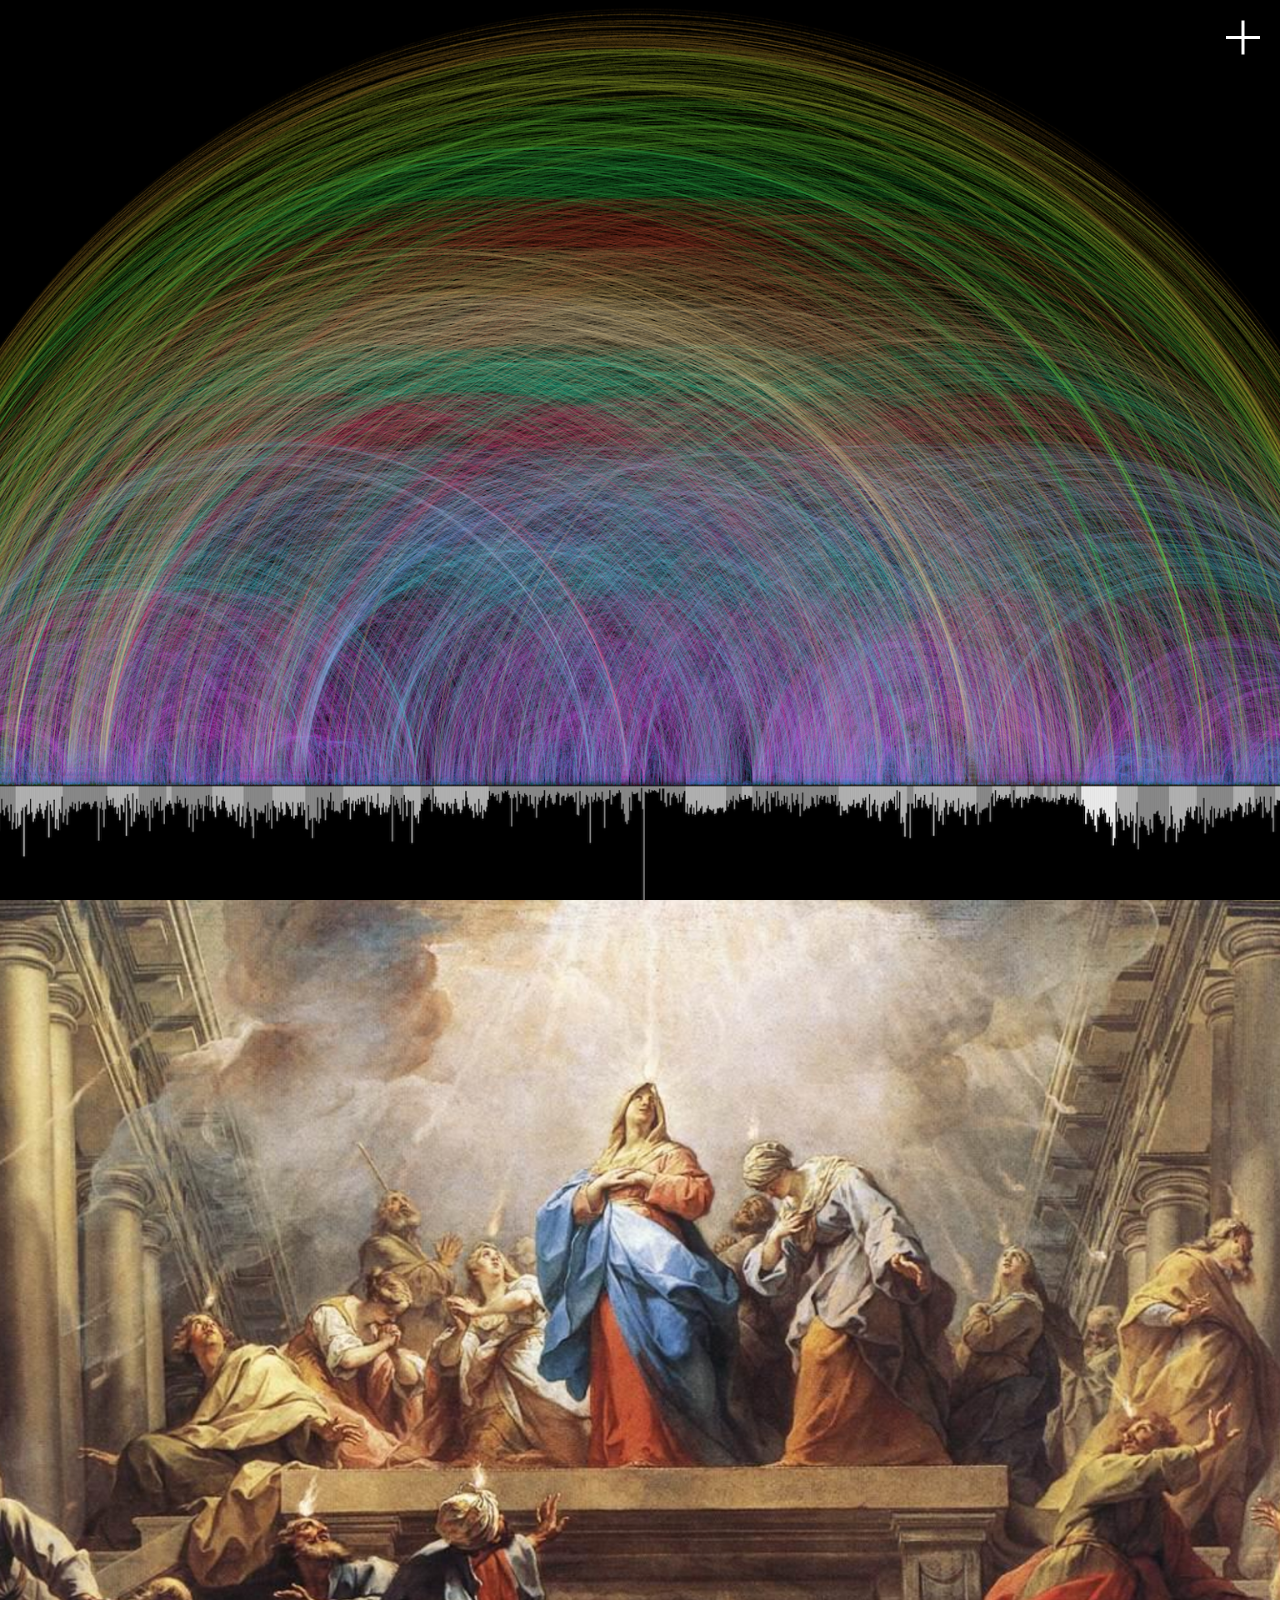
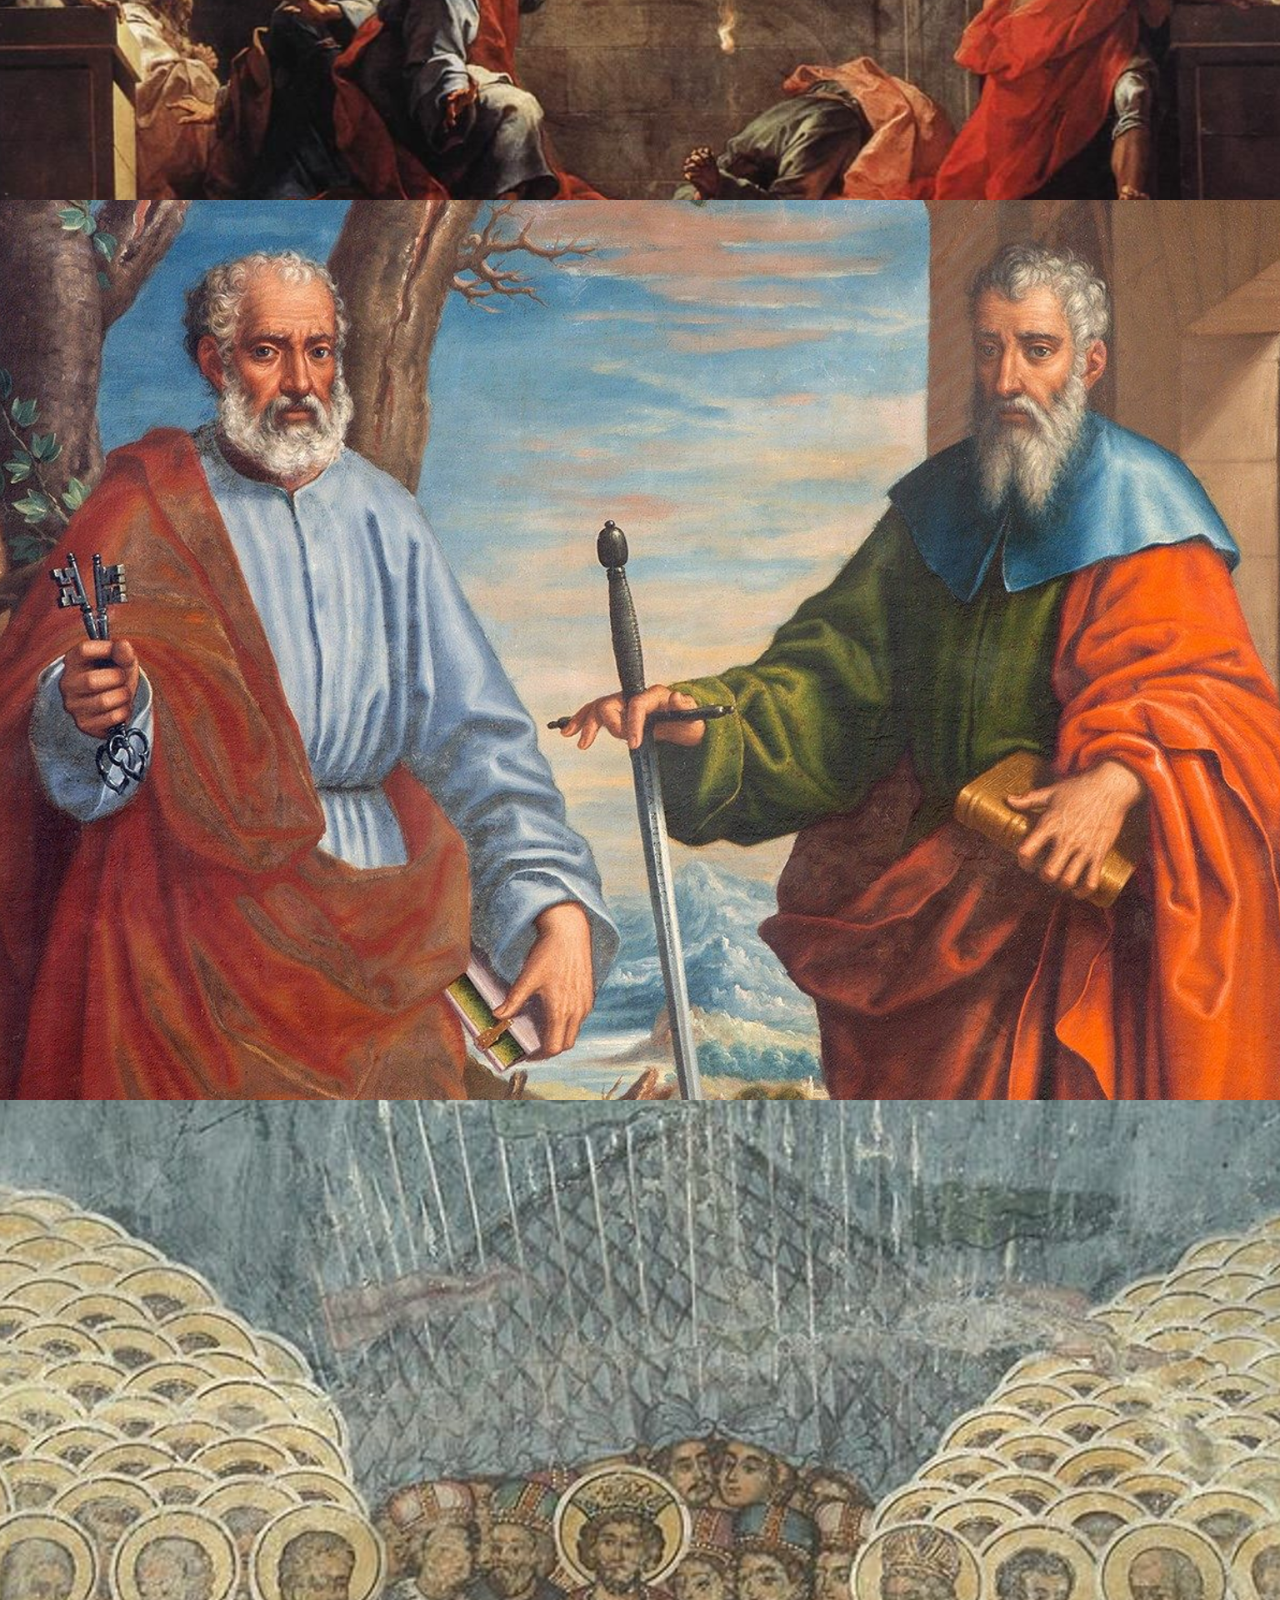
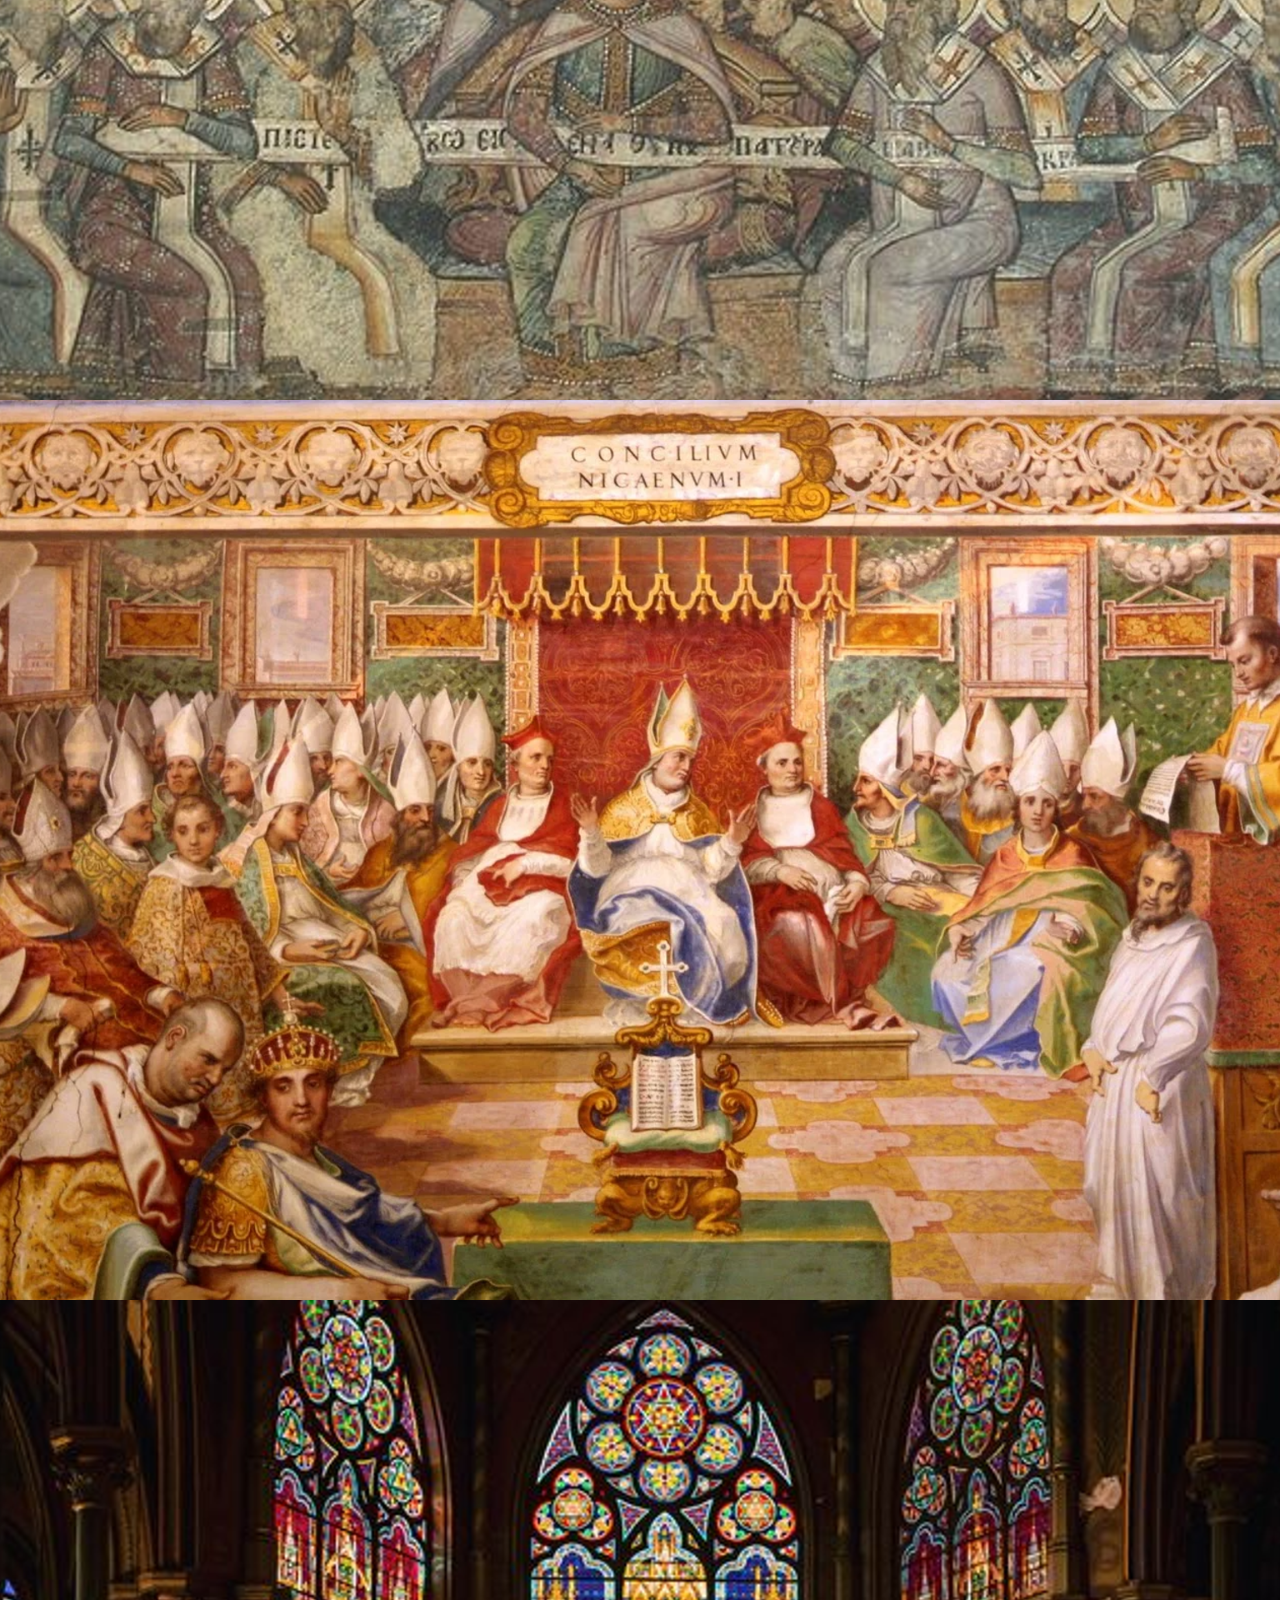
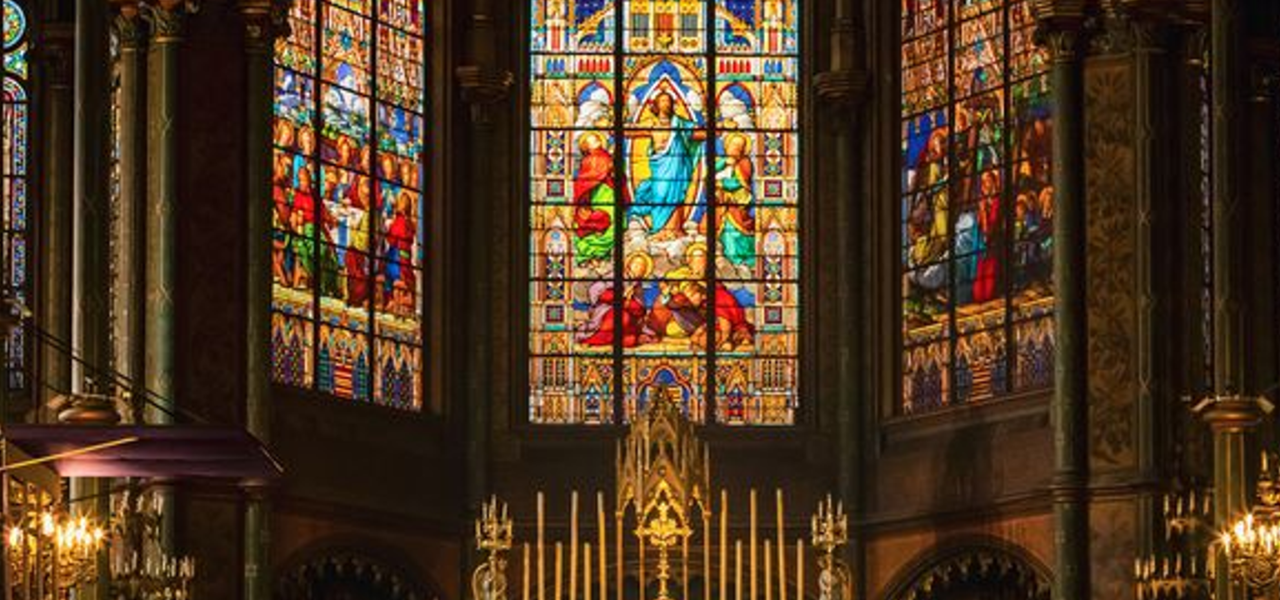
<file: blogs.html>
<!DOCTYPE html>
<html lang="en">
<head>
  <meta charset="UTF-8" />
  <meta name="viewport" content="width=device-width, initial-scale=1.0"/>
  <title>Genesis - Blogs</title>
  <link rel="stylesheet" href="style.css" />
</head>
<body>

  <!-- Navigation Icon -->
  <nav class="navbar">
    <div class="menu-icon" id="menuIcon"><span></span><span></span></div>
    <div class="dropdown-menu" id="dropdownMenu">
      <a href="index.html#home1">Home</a>
      <a href="blogs.html">Blogs</a>
      <a href="hymns.html">Hymns</a>
      <a href="index.html#about">About</a>
    </div>
  </nav>

  <!-- Chapter Sections -->
  <section class="hero hero2" id="home2">
    <h1 class="scroll-fade"><a href="blogs/first_blog.html">Chapter 1 : Multiple Timelines, Books & People, But One Storyline</a></h1>
    <!-- <p class="scroll-fade">All the books compiled in the Bible are from different time periods written by different authors but how come there are references interconnected all over the Bible? The answer stays simple, it’s through the inspiration of the Holy Spirit, who worked through these authors.</p> -->
  </section>

  <section class="hero hero3" id="home3">
    <h1 class="scroll-fade"><a href="blogs/second_blog.html">Chapter 2 : From A Humble Jewish Girl to The Mother of Christ and Church</a></h1>
    <!-- <p class="scroll-fade">The first person who played an important role in the early church is Mother Mary. To be frank, whom do you think spent the most time with Jesus? Was it the Disciples, St. Joseph, or the Pharisees? No, it was Mother Mary who was at the birth, death, resurrection and descent of the Holy Spirit.</p> -->
  </section>

  <section class="hero hero4" id="home4">
    <h1 class="scroll-fade"><a href="blogs/third_blog.html">Chapter 3 : A Fisherman and A Pharisee - The Two Pillars of Church</a></h1>
    <!-- <p class="scroll-fade">What more proof do we need than this, for understanding that it's not man's status but God's calling.</p> -->
  </section>

  <section class="hero hero5" id="home5">
    <h1 class="scroll-fade"><a href="blogs/pre_nicene.html">Chapter 4 : The Pre-Nicene Era</a></h1>
    <!-- <p class="scroll-fade">What happened in the time period between the Council of Jerusalem in 50 A.D. (approx) to the Council of Nicaea in 325 A.D.?</p> -->
  </section>

  <section class="hero hero6" id="home6">
    <h1 class="scroll-fade"><a href="blogs/first_ecu.html">Chapter 5 : The Ecumenical Councils (Part 1) - Patience, Trust, and Truth</a></h1>
    <!-- <p class="scroll-fade">How did the early church come to define the Trinity and the Incarnation — and why did settling those questions take centuries rather than years?</p> -->
  </section>

  <section class="hero hero7" id="home7">
    <h1 class="scroll-fade"><a href="blogs/second_ecu.html">Chapter 6 : The Ecumenical Councils (Part 2) - Clarifying the Mystery</a></h1>
    <!-- <p class="scroll-fade">Councils 8 to 14 - how seven more councils worked out the full implications of Christ's two natures in one person.</p> -->
  </section>

  <script src="script.js"></script>
</body>
</html>
</file>
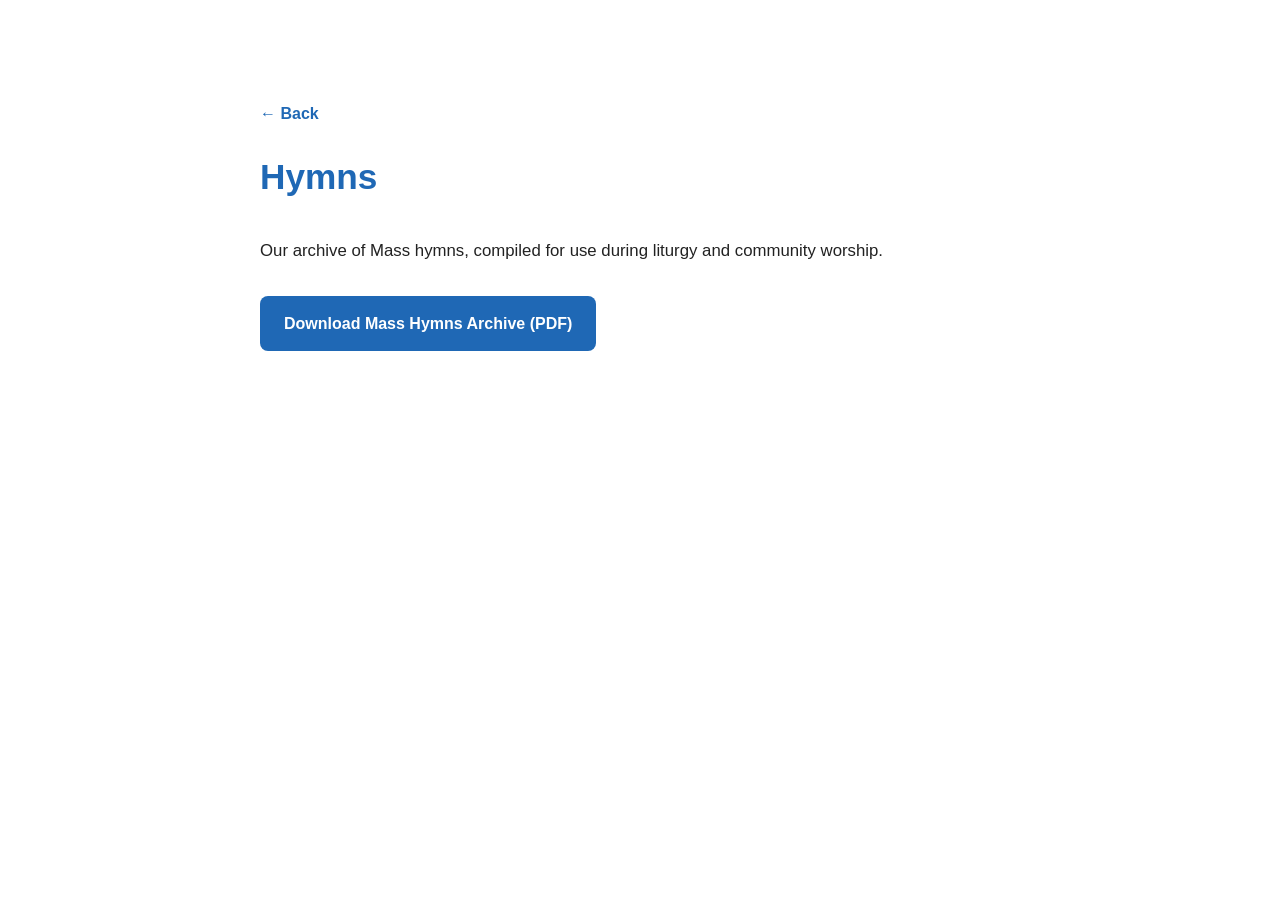
<file: hymns.html>
<!DOCTYPE html>
<html lang="en">
<head>
  <meta charset="UTF-8" />
  <meta name="viewport" content="width=device-width, initial-scale=1.0"/>
  <title>Genesis - Hymns</title>
  <link rel="stylesheet" href="style.css" />
</head>
<body>

  <!-- Navigation Icon -->
  <nav class="navbar">
    <div class="menu-icon" id="menuIcon"><span></span><span></span></div>
    <div class="dropdown-menu" id="dropdownMenu">
      <a href="index.html#home1">Home</a>
      <a href="blogs.html">Blogs</a>
      <a href="hymns.html">Hymns</a>
      <a href="index.html#about">About</a>
    </div>
  </nav>

  <section class="blog-page">
    <a href="index.html#home1" class="back-link">&larr; Back</a>
    <h1>Hymns</h1>
    <p>Our archive of Mass hymns, compiled for use during liturgy and community worship.</p>
    <a href="hymns/mass_hymns_archive.pdf" download class="download-button">Download Mass Hymns Archive (PDF)</a>
  </section>

  <script src="script.js"></script>
</body>
</html>
</file>
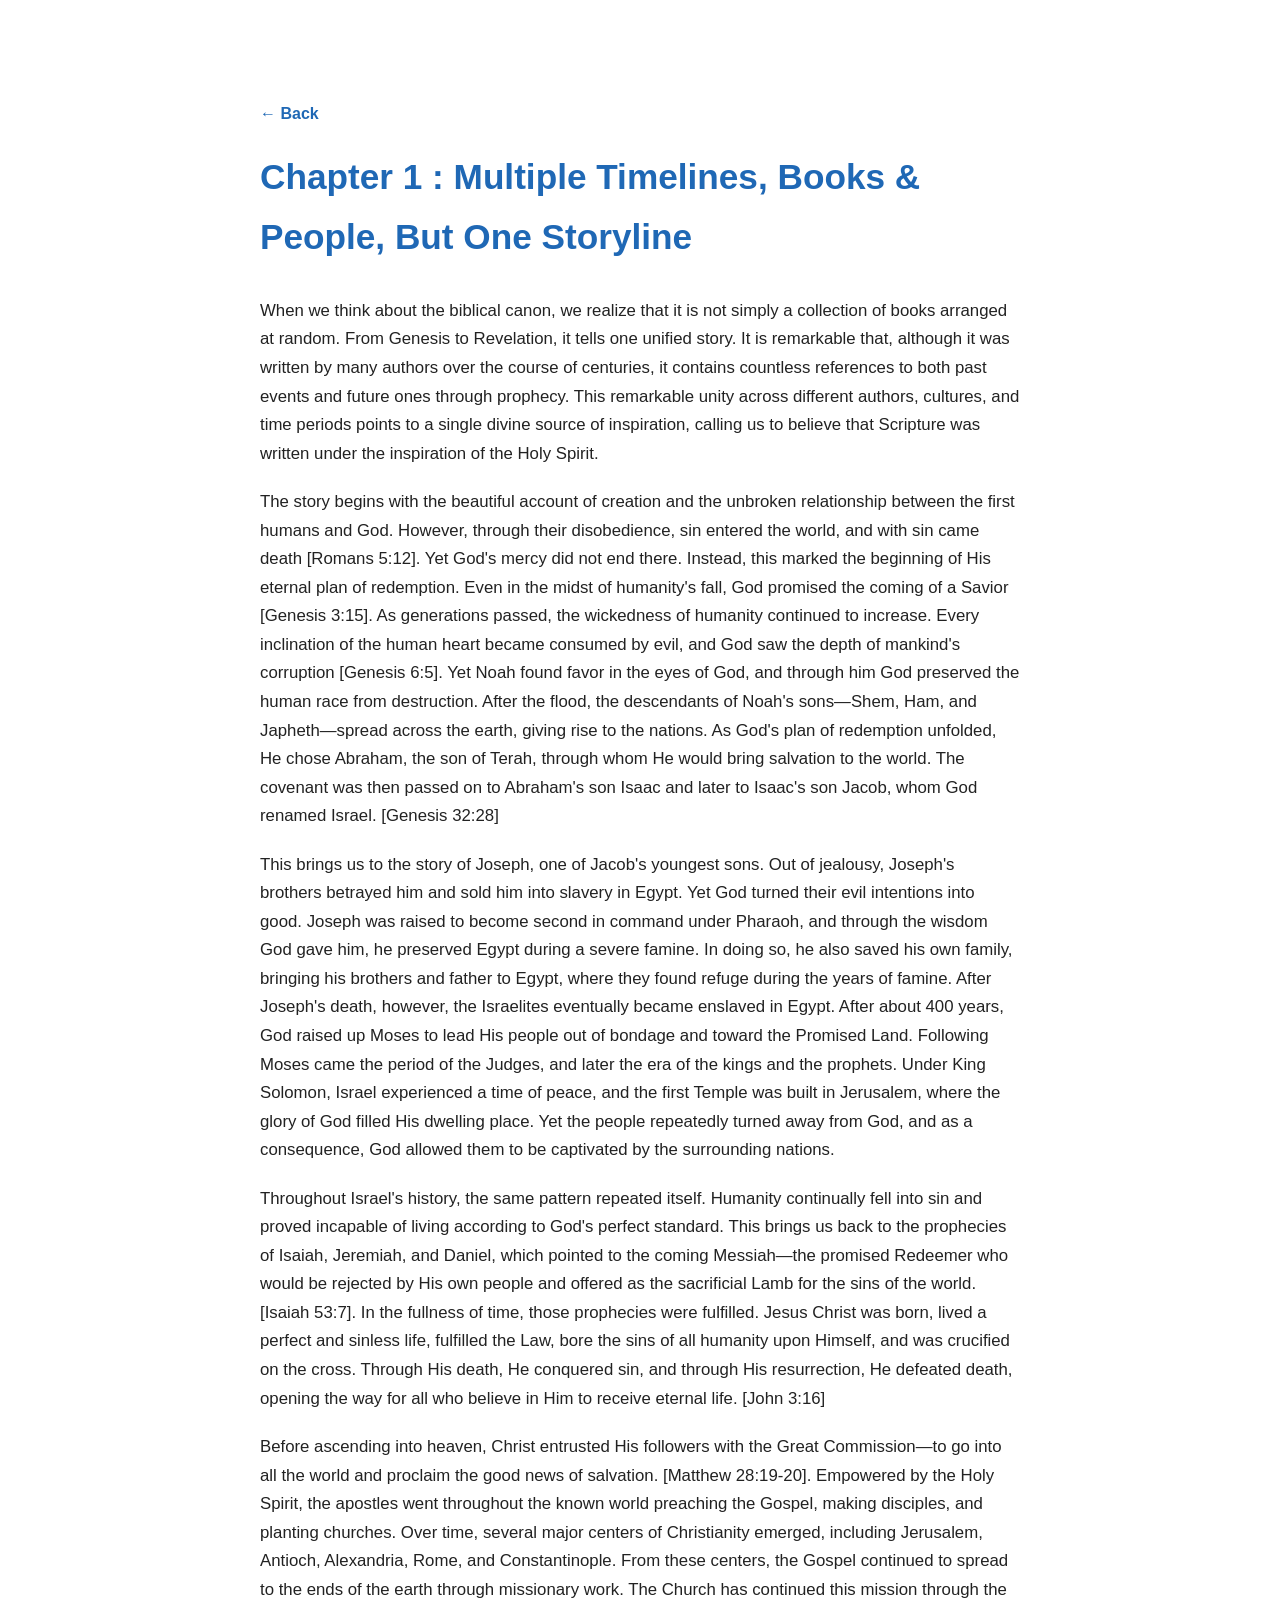
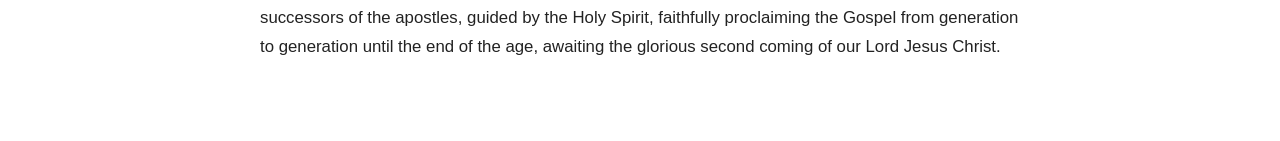
<file: blogs/first_blog.html>
<!DOCTYPE html>
<html lang="en">
<head>
  <meta charset="UTF-8" />
  <meta name="viewport" content="width=device-width, initial-scale=1.0"/>
  <title>Chapter 1 : Multiple Timelines, Books & People, But One Storyline</title>
  <link rel="stylesheet" href="../style.css" />
</head>
<body>

  <section class="blog-page chapter1">
    <a href="../blogs.html#home2" class="back-link">&larr; Back</a>
    <h1>Chapter 1 : Multiple Timelines, Books & People, But One Storyline</h1>

    <p>When we think about the biblical canon, we realize that it is not simply a collection of books arranged at random. From Genesis to Revelation, it tells one unified story. It is remarkable that, although it was written by many authors over the course of centuries, it contains countless references to both past events and future ones through prophecy. This remarkable unity across different authors, cultures, and time periods points to a single divine source of inspiration, calling us to believe that Scripture was written under the inspiration of the Holy Spirit.</p>

    <p>The story begins with the beautiful account of creation and the unbroken relationship between the first humans and God. However, through their disobedience, sin entered the world, and with sin came death [Romans 5:12]. Yet God's mercy did not end there. Instead, this marked the beginning of His eternal plan of redemption. Even in the midst of humanity's fall, God promised the coming of a Savior [Genesis 3:15]. As generations passed, the wickedness of humanity continued to increase. Every inclination of the human heart became consumed by evil, and God saw the depth of mankind's corruption [Genesis 6:5]. Yet Noah found favor in the eyes of God, and through him God preserved the human race from destruction. After the flood, the descendants of Noah's sons—Shem, Ham, and Japheth—spread across the earth, giving rise to the nations. As God's plan of redemption unfolded, He chose Abraham, the son of Terah, through whom He would bring salvation to the world. The covenant was then passed on to Abraham's son Isaac and later to Isaac's son Jacob, whom God renamed Israel. [Genesis 32:28]</p>

    <p>This brings us to the story of Joseph, one of Jacob's youngest sons. Out of jealousy, Joseph's brothers betrayed him and sold him into slavery in Egypt. Yet God turned their evil intentions into good. Joseph was raised to become second in command under Pharaoh, and through the wisdom God gave him, he preserved Egypt during a severe famine. In doing so, he also saved his own family, bringing his brothers and father to Egypt, where they found refuge during the years of famine. After Joseph's death, however, the Israelites eventually became enslaved in Egypt. After about 400 years, God raised up Moses to lead His people out of bondage and toward the Promised Land. Following Moses came the period of the Judges, and later the era of the kings and the prophets. Under King Solomon, Israel experienced a time of peace, and the first Temple was built in Jerusalem, where the glory of God filled His dwelling place. Yet the people repeatedly turned away from God, and as a consequence, God allowed them to be captivated by the surrounding nations.</p>

    <p>Throughout Israel's history, the same pattern repeated itself. Humanity continually fell into sin and proved incapable of living according to God's perfect standard. This brings us back to the prophecies of Isaiah, Jeremiah, and Daniel, which pointed to the coming Messiah—the promised Redeemer who would be rejected by His own people and offered as the sacrificial Lamb for the sins of the world. [Isaiah 53:7]. In the fullness of time, those prophecies were fulfilled. Jesus Christ was born, lived a perfect and sinless life, fulfilled the Law, bore the sins of all humanity upon Himself, and was crucified on the cross. Through His death, He conquered sin, and through His resurrection, He defeated death, opening the way for all who believe in Him to receive eternal life. [John 3:16]</p>

    <p>Before ascending into heaven, Christ entrusted His followers with the Great Commission—to go into all the world and proclaim the good news of salvation. [Matthew 28:19-20]. Empowered by the Holy Spirit, the apostles went throughout the known world preaching the Gospel, making disciples, and planting churches. Over time, several major centers of Christianity emerged, including Jerusalem, Antioch, Alexandria, Rome, and Constantinople. From these centers, the Gospel continued to spread to the ends of the earth through missionary work. The Church has continued this mission through the successors of the apostles, guided by the Holy Spirit, faithfully proclaiming the Gospel from generation to generation until the end of the age, awaiting the glorious second coming of our Lord Jesus Christ.</p>
  </section>

</body>
</html>
</file>
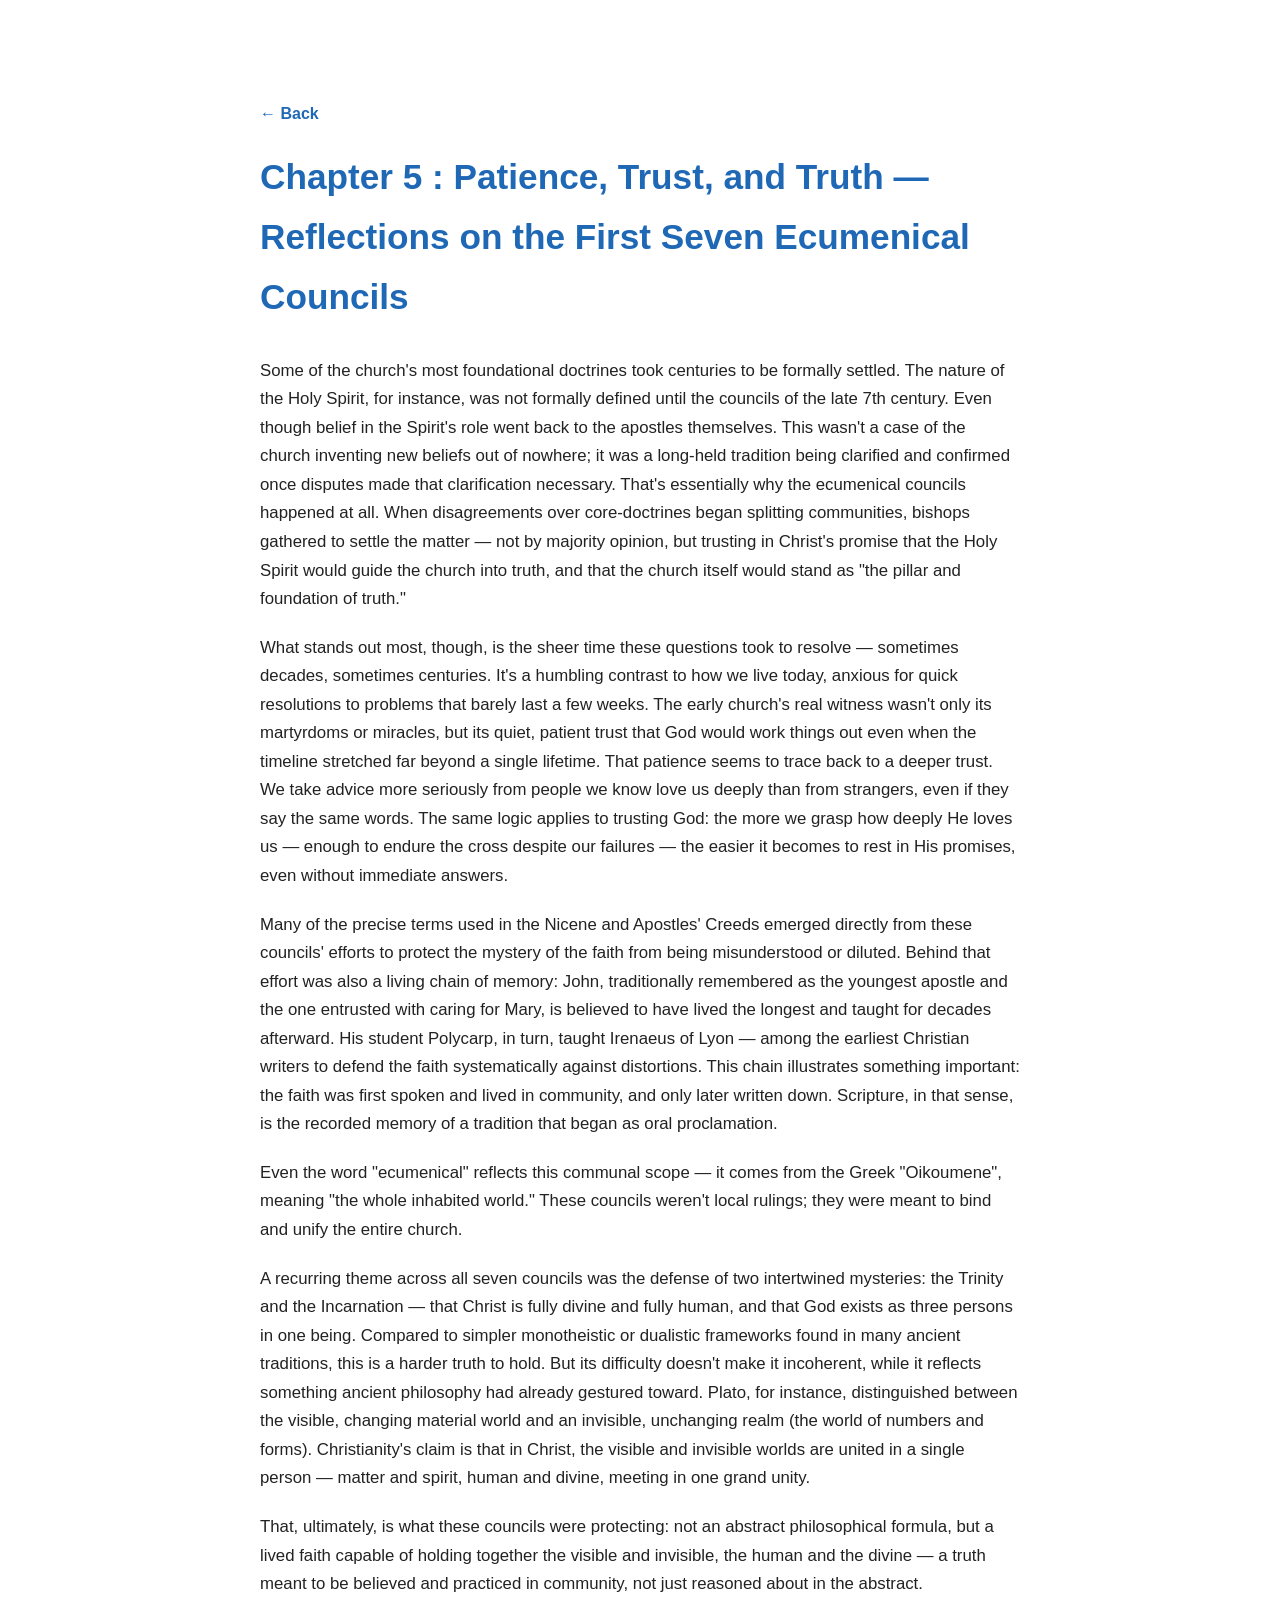
<file: blogs/first_ecu.html>
<!DOCTYPE html>
<html lang="en">
<head>
  <meta charset="UTF-8" />
  <meta name="viewport" content="width=device-width, initial-scale=1.0"/>
  <title>Chapter 5 : Patience, Trust, and Truth</title>
  <link rel="stylesheet" href="../style.css" />
</head>
<body>

  <section class="blog-page chapter5">
    <a href="../blogs.html#home6" class="back-link">&larr; Back</a>
    <h1>Chapter 5 : Patience, Trust, and Truth — Reflections on the First Seven Ecumenical Councils</h1>

    <p>Some of the church's most foundational doctrines took centuries to be formally settled. The nature of the Holy Spirit, for instance, was not formally defined until the councils of the late 7th century. Even though belief in the Spirit's role went back to the apostles themselves. This wasn't a case of the church inventing new beliefs out of nowhere; it was a long-held tradition being clarified and confirmed once disputes made that clarification necessary. That's essentially why the ecumenical councils happened at all. When disagreements over core-doctrines began splitting communities, bishops gathered to settle the matter — not by majority opinion, but trusting in Christ's promise that the Holy Spirit would guide the church into truth, and that the church itself would stand as "the pillar and foundation of truth."</p>

    <p>What stands out most, though, is the sheer time these questions took to resolve — sometimes decades, sometimes centuries. It's a humbling contrast to how we live today, anxious for quick resolutions to problems that barely last a few weeks. The early church's real witness wasn't only its martyrdoms or miracles, but its quiet, patient trust that God would work things out even when the timeline stretched far beyond a single lifetime. That patience seems to trace back to a deeper trust. We take advice more seriously from people we know love us deeply than from strangers, even if they say the same words. The same logic applies to trusting God: the more we grasp how deeply He loves us — enough to endure the cross despite our failures — the easier it becomes to rest in His promises, even without immediate answers.</p>

    <p>Many of the precise terms used in the Nicene and Apostles' Creeds emerged directly from these councils' efforts to protect the mystery of the faith from being misunderstood or diluted. Behind that effort was also a living chain of memory: John, traditionally remembered as the youngest apostle and the one entrusted with caring for Mary, is believed to have lived the longest and taught for decades afterward. His student Polycarp, in turn, taught Irenaeus of Lyon — among the earliest Christian writers to defend the faith systematically against distortions. This chain illustrates something important: the faith was first spoken and lived in community, and only later written down. Scripture, in that sense, is the recorded memory of a tradition that began as oral proclamation.</p>

    <p>Even the word "ecumenical" reflects this communal scope — it comes from the Greek "Oikoumene", meaning "the whole inhabited world." These councils weren't local rulings; they were meant to bind and unify the entire church.</p>

    <p>A recurring theme across all seven councils was the defense of two intertwined mysteries: the Trinity and the Incarnation — that Christ is fully divine and fully human, and that God exists as three persons in one being. Compared to simpler monotheistic or dualistic frameworks found in many ancient traditions, this is a harder truth to hold. But its difficulty doesn't make it incoherent, while it reflects something ancient philosophy had already gestured toward. Plato, for instance, distinguished between the visible, changing material world and an invisible, unchanging realm (the world of numbers and forms). Christianity's claim is that in Christ, the visible and invisible worlds are united in a single person — matter and spirit, human and divine, meeting in one grand unity.</p>

    <p>That, ultimately, is what these councils were protecting: not an abstract philosophical formula, but a lived faith capable of holding together the visible and invisible, the human and the divine — a truth meant to be believed and practiced in community, not just reasoned about in the abstract.</p>
  </section>

</body>
</html>
</file>
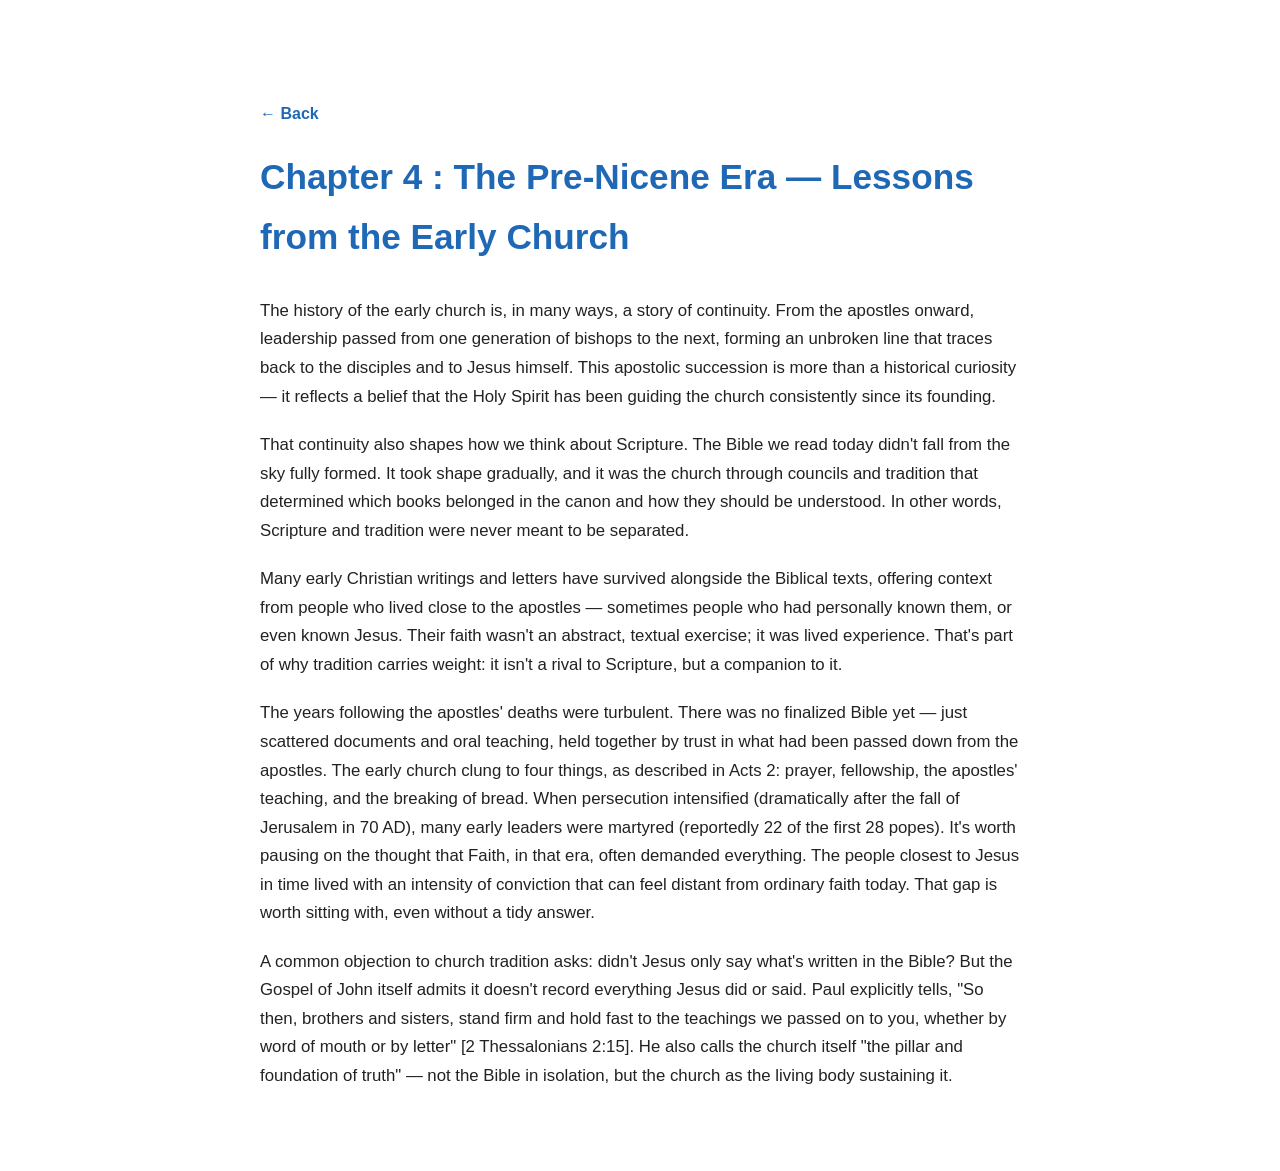
<file: blogs/pre_nicene.html>
<!DOCTYPE html>
<html lang="en">
<head>
  <meta charset="UTF-8" />
  <meta name="viewport" content="width=device-width, initial-scale=1.0"/>
  <title>Chapter 4 : The Pre-Nicene Era</title>
  <link rel="stylesheet" href="../style.css" />
</head>
<body>

  <section class="blog-page chapter4">
    <a href="../blogs.html#home5" class="back-link">&larr; Back</a>
    <h1>Chapter 4 : The Pre-Nicene Era — Lessons from the Early Church</h1>

    <p>The history of the early church is, in many ways, a story of continuity. From the apostles onward, leadership passed from one generation of bishops to the next, forming an unbroken line that traces back to the disciples and to Jesus himself. This apostolic succession is more than a historical curiosity — it reflects a belief that the Holy Spirit has been guiding the church consistently since its founding.</p>

    <p>That continuity also shapes how we think about Scripture. The Bible we read today didn't fall from the sky fully formed. It took shape gradually, and it was the church through councils and tradition that determined which books belonged in the canon and how they should be understood. In other words, Scripture and tradition were never meant to be separated.</p>

    <p>Many early Christian writings and letters have survived alongside the Biblical texts, offering context from people who lived close to the apostles — sometimes people who had personally known them, or even known Jesus. Their faith wasn't an abstract, textual exercise; it was lived experience. That's part of why tradition carries weight: it isn't a rival to Scripture, but a companion to it.</p>

    <p>The years following the apostles' deaths were turbulent. There was no finalized Bible yet — just scattered documents and oral teaching, held together by trust in what had been passed down from the apostles. The early church clung to four things, as described in Acts 2: prayer, fellowship, the apostles' teaching, and the breaking of bread. When persecution intensified (dramatically after the fall of Jerusalem in 70 AD), many early leaders were martyred (reportedly 22 of the first 28 popes). It's worth pausing on the thought that Faith, in that era, often demanded everything. The people closest to Jesus in time lived with an intensity of conviction that can feel distant from ordinary faith today. That gap is worth sitting with, even without a tidy answer.</p>

    <p>A common objection to church tradition asks: didn't Jesus only say what's written in the Bible? But the Gospel of John itself admits it doesn't record everything Jesus did or said. Paul explicitly tells, "So then, brothers and sisters, stand firm and hold fast to the teachings we passed on to you, whether by word of mouth or by letter" [2 Thessalonians 2:15]. He also calls the church itself "the pillar and foundation of truth" — not the Bible in isolation, but the church as the living body sustaining it.</p>
  </section>

</body>
</html>
</file>
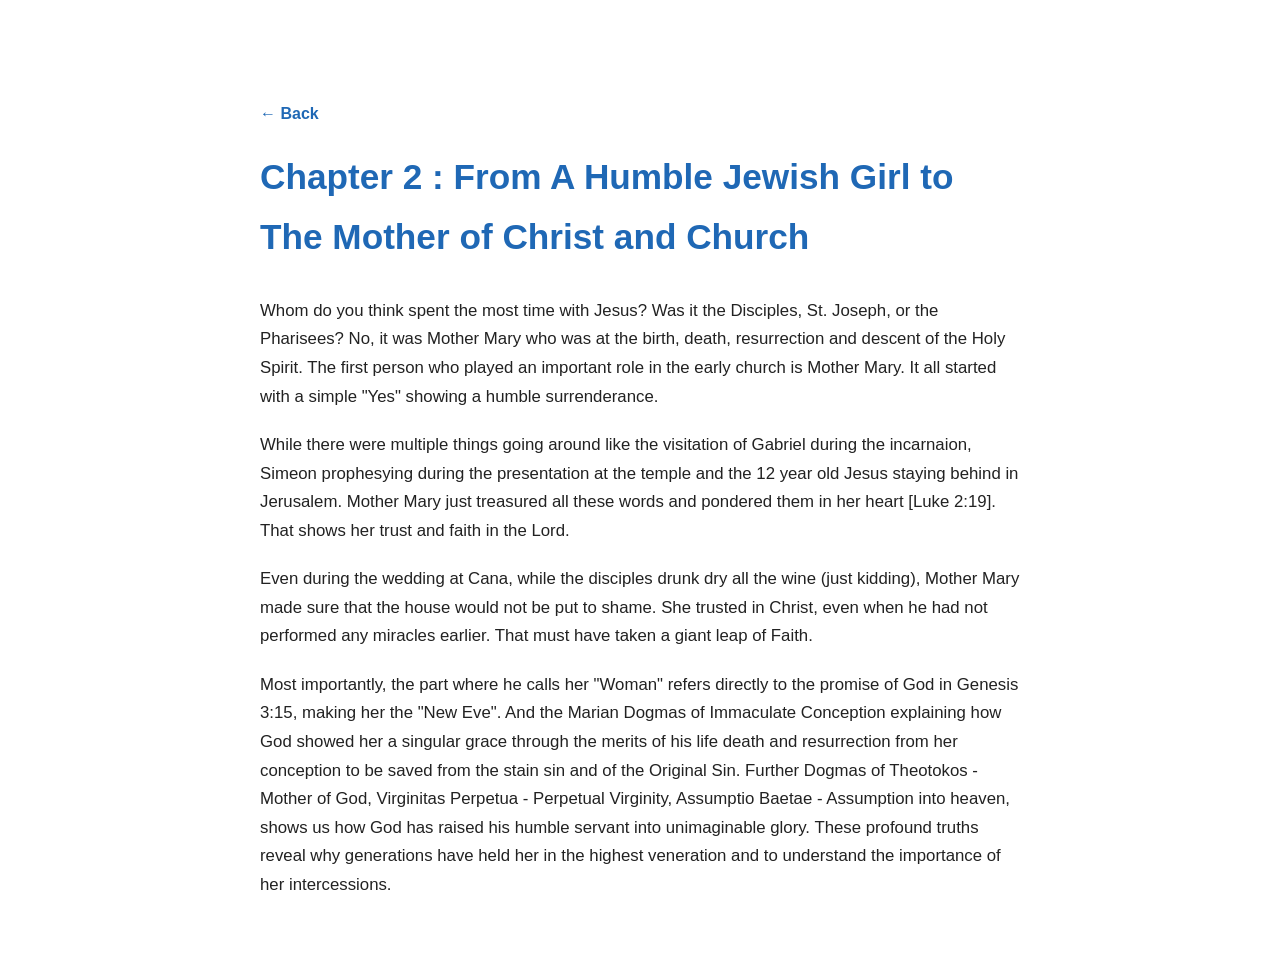
<file: blogs/second_blog.html>
<!DOCTYPE html>
<html lang="en">
<head>
  <meta charset="UTF-8" />
  <meta name="viewport" content="width=device-width, initial-scale=1.0"/>
  <title>Chapter 2 : From A Humble Jewish Girl to The Mother of Christ and Church</title>
  <link rel="stylesheet" href="../style.css" />
</head>
<body>

  <section class="blog-page chapter2">
    <a href="../blogs.html#home3" class="back-link">&larr; Back</a>
    <h1>Chapter 2 : From A Humble Jewish Girl to The Mother of Christ and Church</h1>

    <p>Whom do you think spent the most time with Jesus? Was it the Disciples, St. Joseph, or the Pharisees? No, it was Mother Mary who was at the birth, death, resurrection and descent of the Holy Spirit. The first person who played an important role in the early church is Mother Mary. It all started with a simple "Yes" showing a humble surrenderance.</p>

    <p>While there were multiple things going around like the visitation of Gabriel during the incarnaion, Simeon prophesying during the presentation at the temple and the 12 year old Jesus staying behind in Jerusalem. Mother Mary just treasured all these words and pondered them in her heart [Luke 2:19]. That shows her trust and faith in the Lord.</p>

    <p>Even during the wedding at Cana, while the disciples drunk dry all the wine (just kidding), Mother Mary made sure that the house would not be put to shame. She trusted in Christ, even when he had not performed any miracles earlier. That must have taken a giant leap of Faith.<p>

    <p>Most importantly, the part where he calls her "Woman" refers directly to the promise of God in Genesis 3:15, making her the "New Eve". And the Marian Dogmas of Immaculate Conception explaining how God showed her a singular grace through the merits of his life death and resurrection from her conception to be saved from the stain sin and of the Original Sin. Further Dogmas of Theotokos - Mother of God, Virginitas Perpetua - Perpetual Virginity, Assumptio Baetae - Assumption into heaven, shows us how God has raised his humble servant into unimaginable glory. These profound truths reveal why generations have held her in the highest veneration and to understand the importance of her intercessions. </p>   
  </section>

</body>
</html>
</file>
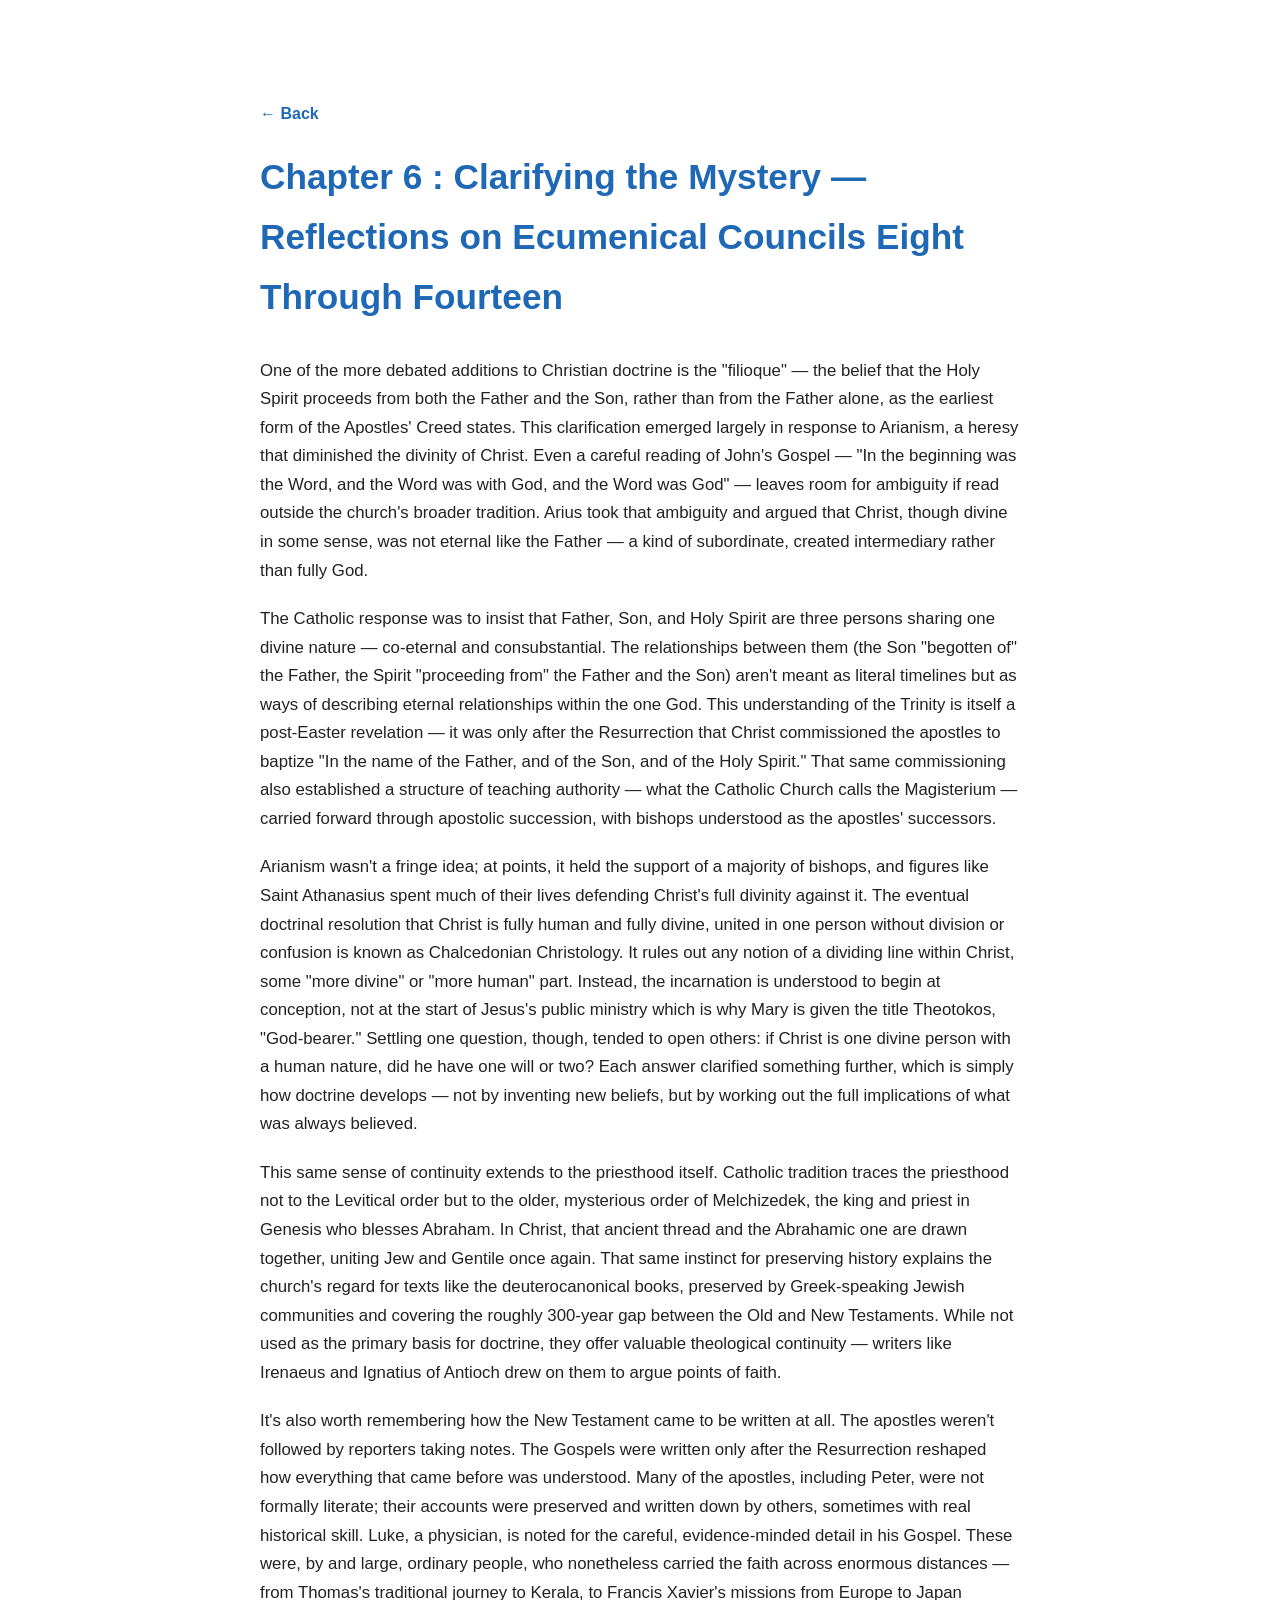
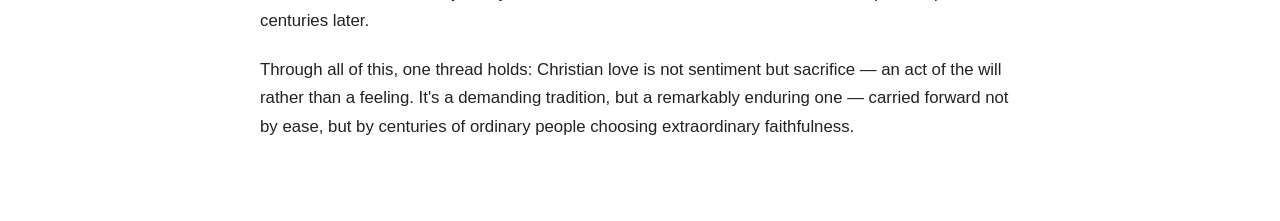
<file: blogs/second_ecu.html>
<!DOCTYPE html>
<html lang="en">
<head>
  <meta charset="UTF-8" />
  <meta name="viewport" content="width=device-width, initial-scale=1.0"/>
  <title>Chapter 6 : Clarifying the Mystery</title>
  <link rel="stylesheet" href="../style.css" />
</head>
<body>

  <section class="blog-page chapter6">
    <a href="../blogs.html#home7" class="back-link">&larr; Back</a>
    <h1>Chapter 6 : Clarifying the Mystery — Reflections on Ecumenical Councils Eight Through Fourteen</h1>

    <p>One of the more debated additions to Christian doctrine is the "filioque" — the belief that the Holy Spirit proceeds from both the Father and the Son, rather than from the Father alone, as the earliest form of the Apostles' Creed states. This clarification emerged largely in response to Arianism, a heresy that diminished the divinity of Christ. Even a careful reading of John's Gospel — "In the beginning was the Word, and the Word was with God, and the Word was God" — leaves room for ambiguity if read outside the church's broader tradition. Arius took that ambiguity and argued that Christ, though divine in some sense, was not eternal like the Father — a kind of subordinate, created intermediary rather than fully God.</p>

    <p>The Catholic response was to insist that Father, Son, and Holy Spirit are three persons sharing one divine nature — co-eternal and consubstantial. The relationships between them (the Son "begotten of" the Father, the Spirit "proceeding from" the Father and the Son) aren't meant as literal timelines but as ways of describing eternal relationships within the one God. This understanding of the Trinity is itself a post-Easter revelation — it was only after the Resurrection that Christ commissioned the apostles to baptize "In the name of the Father, and of the Son, and of the Holy Spirit." That same commissioning also established a structure of teaching authority — what the Catholic Church calls the Magisterium — carried forward through apostolic succession, with bishops understood as the apostles' successors.</p>

    <p>Arianism wasn't a fringe idea; at points, it held the support of a majority of bishops, and figures like Saint Athanasius spent much of their lives defending Christ's full divinity against it. The eventual doctrinal resolution that Christ is fully human and fully divine, united in one person without division or confusion is known as Chalcedonian Christology. It rules out any notion of a dividing line within Christ, some "more divine" or "more human" part. Instead, the incarnation is understood to begin at conception, not at the start of Jesus's public ministry which is why Mary is given the title Theotokos, "God-bearer." Settling one question, though, tended to open others: if Christ is one divine person with a human nature, did he have one will or two? Each answer clarified something further, which is simply how doctrine develops — not by inventing new beliefs, but by working out the full implications of what was always believed.</p>

    <p>This same sense of continuity extends to the priesthood itself. Catholic tradition traces the priesthood not to the Levitical order but to the older, mysterious order of Melchizedek, the king and priest in Genesis who blesses Abraham. In Christ, that ancient thread and the Abrahamic one are drawn together, uniting Jew and Gentile once again. That same instinct for preserving history explains the church's regard for texts like the deuterocanonical books, preserved by Greek-speaking Jewish communities and covering the roughly 300-year gap between the Old and New Testaments. While not used as the primary basis for doctrine, they offer valuable theological continuity — writers like Irenaeus and Ignatius of Antioch drew on them to argue points of faith.</p>

    <p>It's also worth remembering how the New Testament came to be written at all. The apostles weren't followed by reporters taking notes. The Gospels were written only after the Resurrection reshaped how everything that came before was understood. Many of the apostles, including Peter, were not formally literate; their accounts were preserved and written down by others, sometimes with real historical skill. Luke, a physician, is noted for the careful, evidence-minded detail in his Gospel. These were, by and large, ordinary people, who nonetheless carried the faith across enormous distances — from Thomas's traditional journey to Kerala, to Francis Xavier's missions from Europe to Japan centuries later.</p>

    <p>Through all of this, one thread holds: Christian love is not sentiment but sacrifice — an act of the will rather than a feeling. It's a demanding tradition, but a remarkably enduring one — carried forward not by ease, but by centuries of ordinary people choosing extraordinary faithfulness.</p>
  </section>

</body>
</html>
</file>
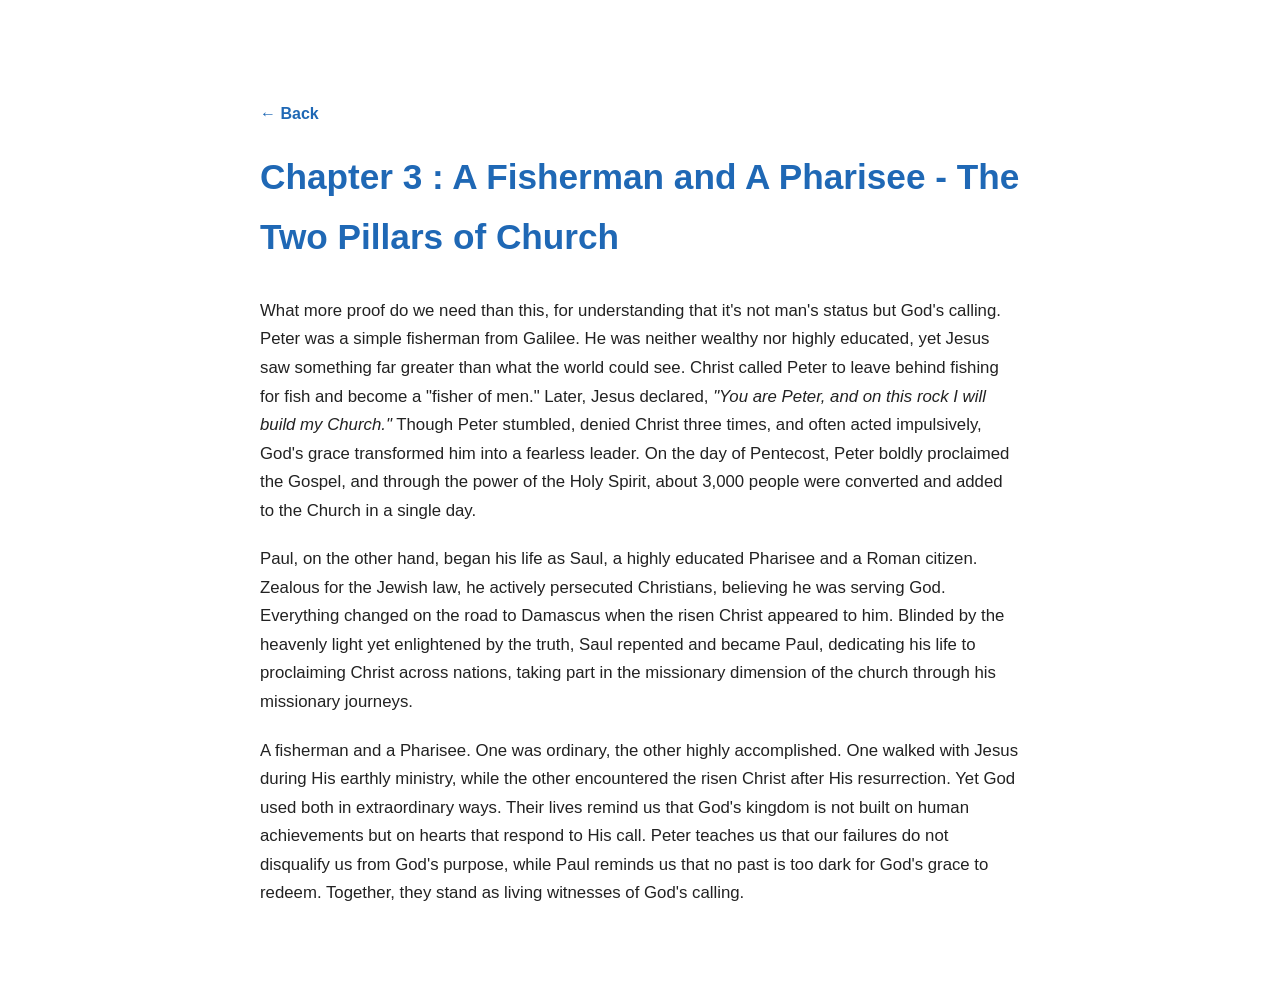
<file: blogs/third_blog.html>
<!DOCTYPE html>
<html lang="en">
<head>
  <meta charset="UTF-8" />
  <meta name="viewport" content="width=device-width, initial-scale=1.0"/>
  <title>Chapter 3 : A Fisherman and A Pharisee - The Two Pillars of Church</title>
  <link rel="stylesheet" href="../style.css" />
</head>
<body>

  <section class="blog-page chapter3">
    <a href="../blogs.html#home4" class="back-link">&larr; Back</a>
    <h1>Chapter 3 : A Fisherman and A Pharisee - The Two Pillars of Church</h1>

    <p>What more proof do we need than this, for understanding that it's not man's status but God's calling. Peter was a simple fisherman from Galilee. He was neither wealthy nor highly educated, yet Jesus saw something far greater than what the world could see. Christ called Peter to leave behind fishing for fish and become a "fisher of men." Later, Jesus declared,
    <em>"You are Peter, and on this rock I will build my Church."</em>
    Though Peter stumbled, denied Christ three times, and often acted impulsively, God's grace transformed him into a fearless leader. On the day of Pentecost, Peter boldly proclaimed the Gospel, and through the power of the Holy Spirit, about 3,000 people were converted and added to the Church in a single day.</p>

    <p>Paul, on the other hand, began his life as Saul, a highly educated Pharisee and a Roman citizen. Zealous for the Jewish law, he actively persecuted Christians, believing he was serving God. Everything changed on the road to Damascus when the risen Christ appeared to him. Blinded by the heavenly light yet enlightened by the truth, Saul repented and became Paul, dedicating his life to proclaiming Christ across nations, taking part in the missionary dimension of the church through his missionary journeys.</p>
  
    <p>A fisherman and a Pharisee. One was ordinary, the other highly accomplished. One walked with Jesus during His earthly ministry, while the other encountered the risen Christ after His resurrection. Yet God used both in extraordinary ways. Their lives remind us that God's kingdom is not built on human achievements but on hearts that respond to His call. Peter teaches us that our failures do not disqualify us from God's purpose, while Paul reminds us that no past is too dark for God's grace to redeem. Together, they stand as living witnesses of God's calling.</p>

  </section>

</body>
</html>
</file>
<file: style.css>
/*
body {
    font-family: Arial, sans-serif;
    background-color: #f7f7f7;
    padding: 2rem;
    text-align: center;
}

h1 {
    color: #007acc;
}
*/
/* Reset & Base Styles */



/* Reset */
* {
  margin: 0;
  padding: 0;
  box-sizing: border-box;
}

body, html {
  height: 100%;
  font-family: Arial, sans-serif;
  scroll-behavior: smooth;
}

/* Site logo: fixed to the viewport so it stays put while the page scrolls */
.site-logo {
  position: fixed;
  top: 15px;
  left: 20px;
  height: 50px;
  z-index: 400;
}

/* Navbar */
.navbar {
  position: fixed;
  top: 0;
  right: 0;
  padding: 20px;
  z-index: 400;
}

/* Menu icon: two bars forming a "+", rotating into an "x" when active */
.menu-icon {
  width: 34px;
  height: 34px;
  position: relative;
  cursor: pointer;
  transition: transform 0.5s ease-in-out;
}
.menu-icon span {
  display: block;
  position: absolute;
  top: 50%;
  left: 0;
  width: 100%;
  height: 3px;
  margin-top: -1.5px;
  background: #fff;
}
.menu-icon span:nth-child(2) {
  transform: rotate(90deg);
}
.menu-icon.active {
  transform: rotate(45deg);
}

/* Full-screen Dropdown Menu */
.dropdown-menu {
  display: flex;
  position: fixed;
  top: 0;
  left: 0;
  width: 100%;
  height: 100vh;
  background-color: rgba(20, 20, 24, 0.94); /* Dark overlay */
  z-index: 350;
  flex-direction: column;
  align-items: flex-start;
  justify-content: center;
  padding: 0 10%;
  overflow-y: auto;
  transform: translateY(-100%);
  transition: transform 0.6s ease-in-out;
  pointer-events: none;
}

.dropdown-menu.active {
  transform: translateY(0);
  pointer-events: auto;
}

/* Dropdown links */
.dropdown-menu a {
  color: white;
  font-size: 3em;
  text-transform: uppercase;
  font-weight: 500;
  letter-spacing: -0.01em;
  line-height: 1.3;
  text-decoration: none;
  opacity: 0;
  transform: translateY(20px);
  transition: color 0.3s ease-in-out, opacity 0.5s ease, transform 0.5s ease;
}

.dropdown-menu a:nth-child(1) { transition-delay: 0.1s; }
.dropdown-menu a:nth-child(2) { transition-delay: 0.2s; }
.dropdown-menu a:nth-child(3) { transition-delay: 0.3s; }
.dropdown-menu a:nth-child(4) { transition-delay: 0.4s; }

.dropdown-menu.active a {
  opacity: 1;
  transform: translateY(0);
}

.dropdown-menu a:hover {
  color: #1f68b5;
}

@media (max-width: 600px) {
  .dropdown-menu a {
    font-size: 2em;
  }
}

/* Hero Sections */
.hero {
  height: 100vh;
  display: flex;
  flex-direction: column;
  justify-content: center;
  align-items: center;
  text-align: center;
  padding: 20px;
}
.hero h1 {
  font-size: 3em;
  margin-bottom: 20px;
}
.hero p {
  font-size: 1.2em;
}

.panel-1 h1 {
  opacity: 0;
  animation: heroFadeIn 1.6s ease-out forwards;
}

.panel-1 p {
  opacity: 0;
  animation: heroFadeIn 1.6s ease-out forwards;
  animation-delay: 0.5s;
}

@keyframes heroFadeIn {
  from { opacity: 0; }
  to { opacity: 1; }
}

/* Scroll-triggered fade in/out text (panel-3, panel-4) */
.scroll-fade {
  opacity: 0;
  font-size: 2em;
  transition: opacity 1s ease;
}

.scroll-fade.in-view {
  opacity: 1;
}

/* Hero panels: each is a 1920x1080 slice of images/example.png, stacked
   vertically so the page's normal scroll reveals one color per panel.
   background-size is expressed in vw so the image aspect ratio (16:9)
   never distorts regardless of viewport size. */
.hero {
  background-image: url('images/genesis_website_home.png'); 
  background-repeat: no-repeat;
  background-size: 100vw 281.25vw; /* 5 panels tall, matches image aspect */
  color: #fff;
  text-shadow: 0 2px 12px rgba(0, 0, 0, 0.45);
}
.panel-1 { background-position: 0 0; }
.panel-2 { background-position: 0 -56.25vw; }
.panel-3 { background-position: 0 -112.5vw; }
.panel-4 { background-position: 0 -168.75vw; }
.panel-5 { background-position: 0 -225vw; position: relative; }

/* On tall/narrow (mobile) viewports, 100vw-wide sizing leaves the image
   shorter than the section (100vh), exposing empty space below it.
   Switch the basis to viewport height instead, so each panel's slice
   always fills the section top-to-bottom and crops the sides evenly,
   matching the "cover" crop already used on the blogs page. */
@media (max-width: 900px), (orientation: portrait) {
  .hero {
    background-size: auto 500vh;
    background-position-x: center;
  }
  .panel-1 { background-position: center 0; }
  .panel-2 { background-position: center -100vh; }
  .panel-3 { background-position: center -200vh; }
  .panel-4 { background-position: center -300vh; }
  .panel-5 { background-position: center -400vh; }
}

/* Different background colors for each hero section */
/*.hero1 { background-color: #1fa7b5; }
.hero2 { background-color: #1f68b5; }
.hero3 { background-color: #5e47a6; }
.hero4 { background-color: #9047a6; }
.hero5 { background-color: #ad538c; }
.hero6 { background-color: #c15f5c; }
.hero7 { background-color: #c98243; } */

/* Per-chapter background images behind the heading on the blogs listing page */
.hero2, .hero3, .hero4, .hero5, .hero6, .hero7 {
  background-size: cover;
  background-position: center;
  background-repeat: no-repeat;
  background-blend-mode: multiply;
}
.hero2 { background-image: url('images/first.png'); }
.hero3 { background-image: url('images/chap2.png'); }
.hero4 { background-image: url('images/chap3.png'); }
.hero5 { background-image: url('images/prenicene.png'); }
.hero6 { background-image: url('images/ecu1.png'); }
.hero7 { background-image: url('images/ecu2.png'); }

/* Social icons: bottom-center of the About section (panel-5) */
.social-links {
  position: absolute;
  bottom: 30px;
  left: 50%;
  transform: translateX(-50%);
  display: flex;
  flex-wrap: wrap;
  justify-content: center;
  gap: 18px;
  width: 90%;
  max-width: 420px;
}

.social-icon {
  color: white;
  opacity: 0.85;
  transition: opacity 0.3s ease, transform 0.3s ease;
  background: none;
  border: none;
  padding: 0;
  font: inherit;
  cursor: pointer;
}

.social-icon:hover {
  opacity: 1;
  transform: translateY(-3px);
}

.social-icon svg {
  width: 26px;
  height: 26px;
  display: block;
}

/* Contribute Modal */
.contribute-modal {
  display: none;
  position: fixed;
  top: 0;
  left: 0;
  width: 100%;
  height: 100%;
  background: rgba(0, 0, 0, 0.7);
  z-index: 1000;
  align-items: center;
  justify-content: center;
  padding: 20px;
}

.contribute-modal.active {
  display: flex;
}

.contribute-modal-content {
  position: relative;
  background: #fff;
  color: #222;
  border-radius: 12px;
  padding: 30px;
  max-width: 320px;
  width: 100%;
  text-align: center;
}

.contribute-modal-content h3 {
  margin-bottom: 16px;
  color: #1f68b5;
}

.contribute-qr {
  width: 200px;
  height: 200px;
  max-width: 100%;
  border-radius: 8px;
  margin-bottom: 16px;
}

.upi-id {
  font-weight: bold;
  font-size: 1.1em;
  word-break: break-all;
}

.contribute-modal-close {
  position: absolute;
  top: 10px;
  right: 14px;
  background: none;
  border: none;
  font-size: 1.5em;
  line-height: 1;
  cursor: pointer;
  color: #666;
}

.contribute-modal-close:hover {
  color: #222;
}

/* Chapter Links (inside dropdown now) */
.chapter-links {
  margin-top: 30px;
  display: flex;
  flex-direction: column;
  gap: 15px;
}

.chapter-links a {
  padding: 12px 20px;
  background-color: rgba(255, 255, 255, 0.2);
  border: 2px solid white;
  border-radius: 8px;
  color: white;
  text-decoration: none;
  font-weight: bold;
  transition: all 0.3s ease;
}

.chapter-links a:hover {
  background-color: white;
  color: #333;
}

/* Chapter title link on the hero sections */
.hero h1 a {
  color: inherit;
  text-decoration: none;
  border-bottom: 2px solid rgba(255, 255, 255, 0.6);
  transition: border-color 0.3s, opacity 0.3s;
}

.hero h1 a:hover {
  opacity: 0.85;
  border-color: #fff;
}

/* Blog Page */
.blog-page {
  max-width: 800px;
  margin: 0 auto;
  padding: 100px 20px 60px;
  color: #222;
  line-height: 1.7;
  min-height: 100vh;
}

.blog-page h1 {
  font-size: 2.2em;
  margin-bottom: 30px;
  color: #1f68b5;
}

.blog-page p {
  margin-bottom: 20px;
  font-size: 1.05em;
}

.back-link {
  display: inline-block;
  margin-bottom: 20px;
  color: #1f68b5;
  text-decoration: none;
  font-weight: bold;
}

.back-link:hover {
  text-decoration: underline;
}

.download-button {
  display: inline-block;
  margin-top: 10px;
  padding: 14px 24px;
  background-color: #1f68b5;
  border-radius: 8px;
  color: white;
  text-decoration: none;
  font-weight: bold;
  transition: background-color 0.3s ease;
}

.download-button:hover {
  background-color: #17517f;
}
</file>
